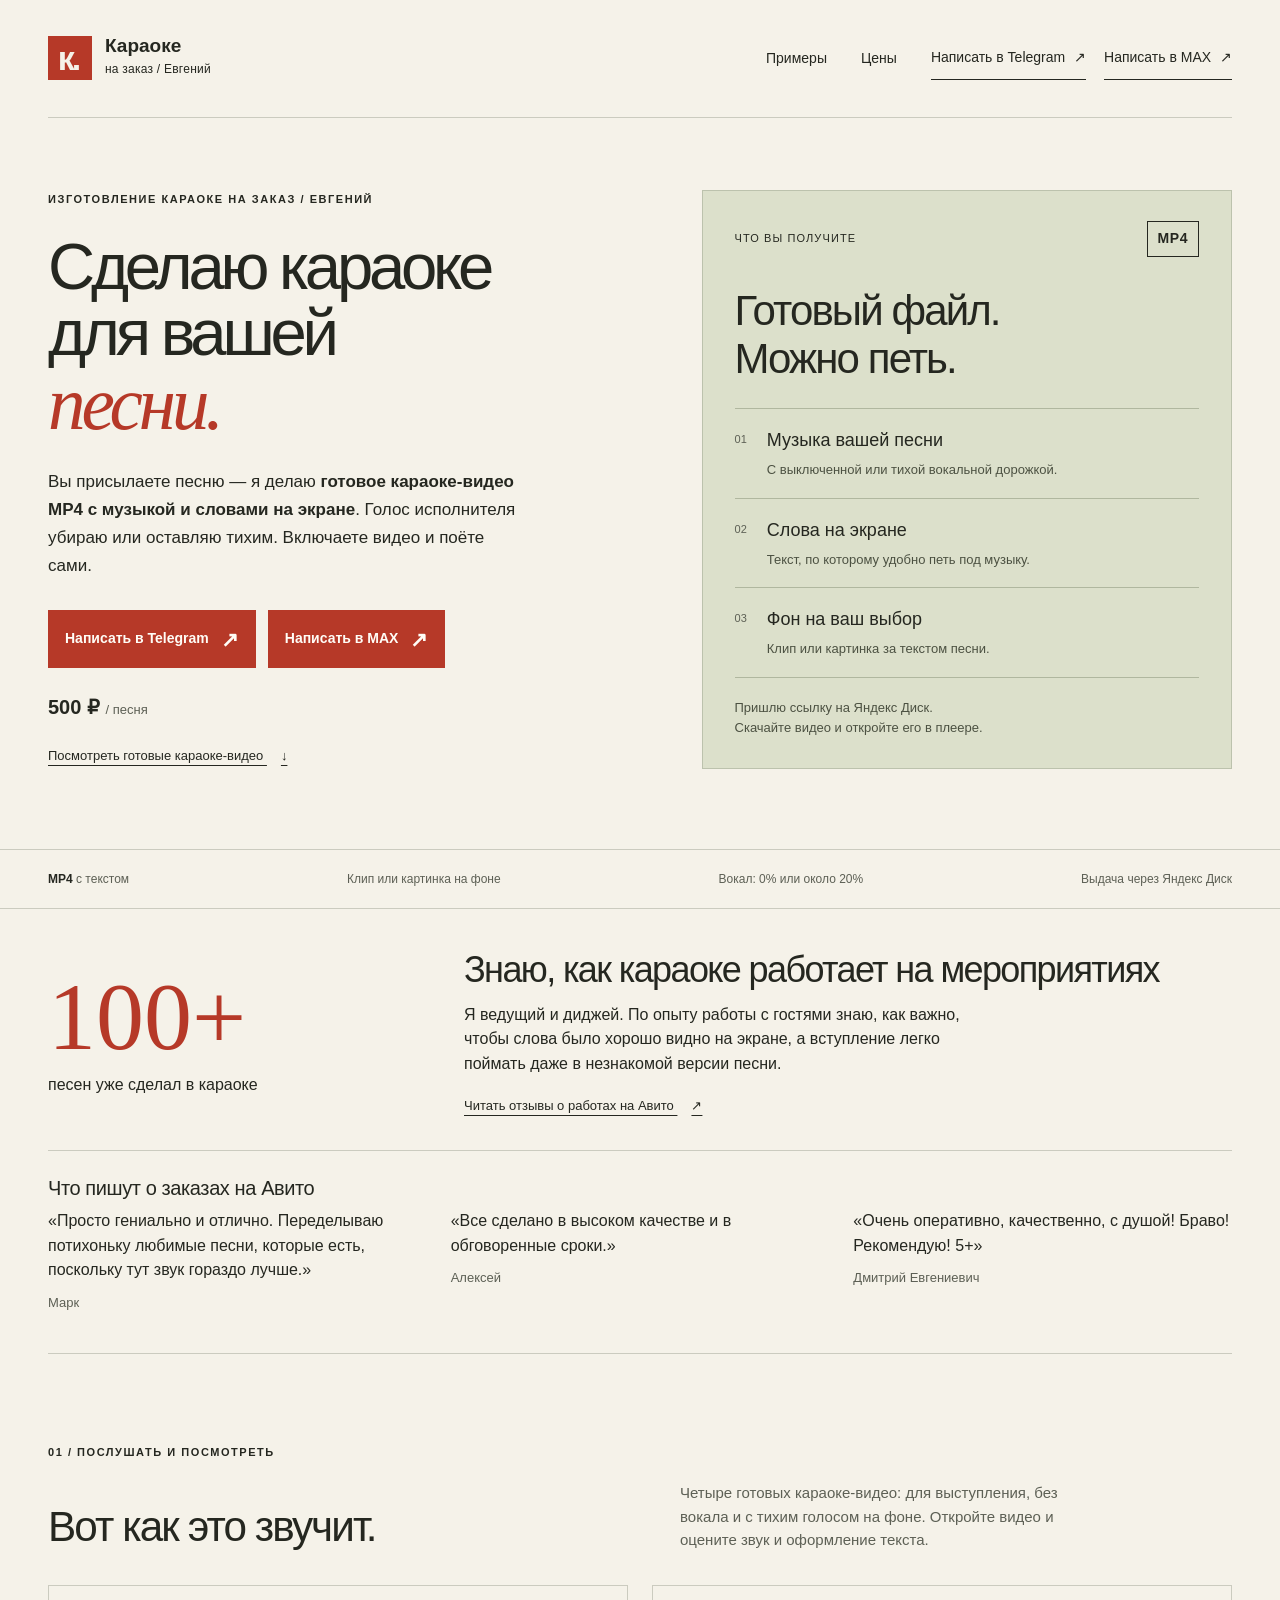
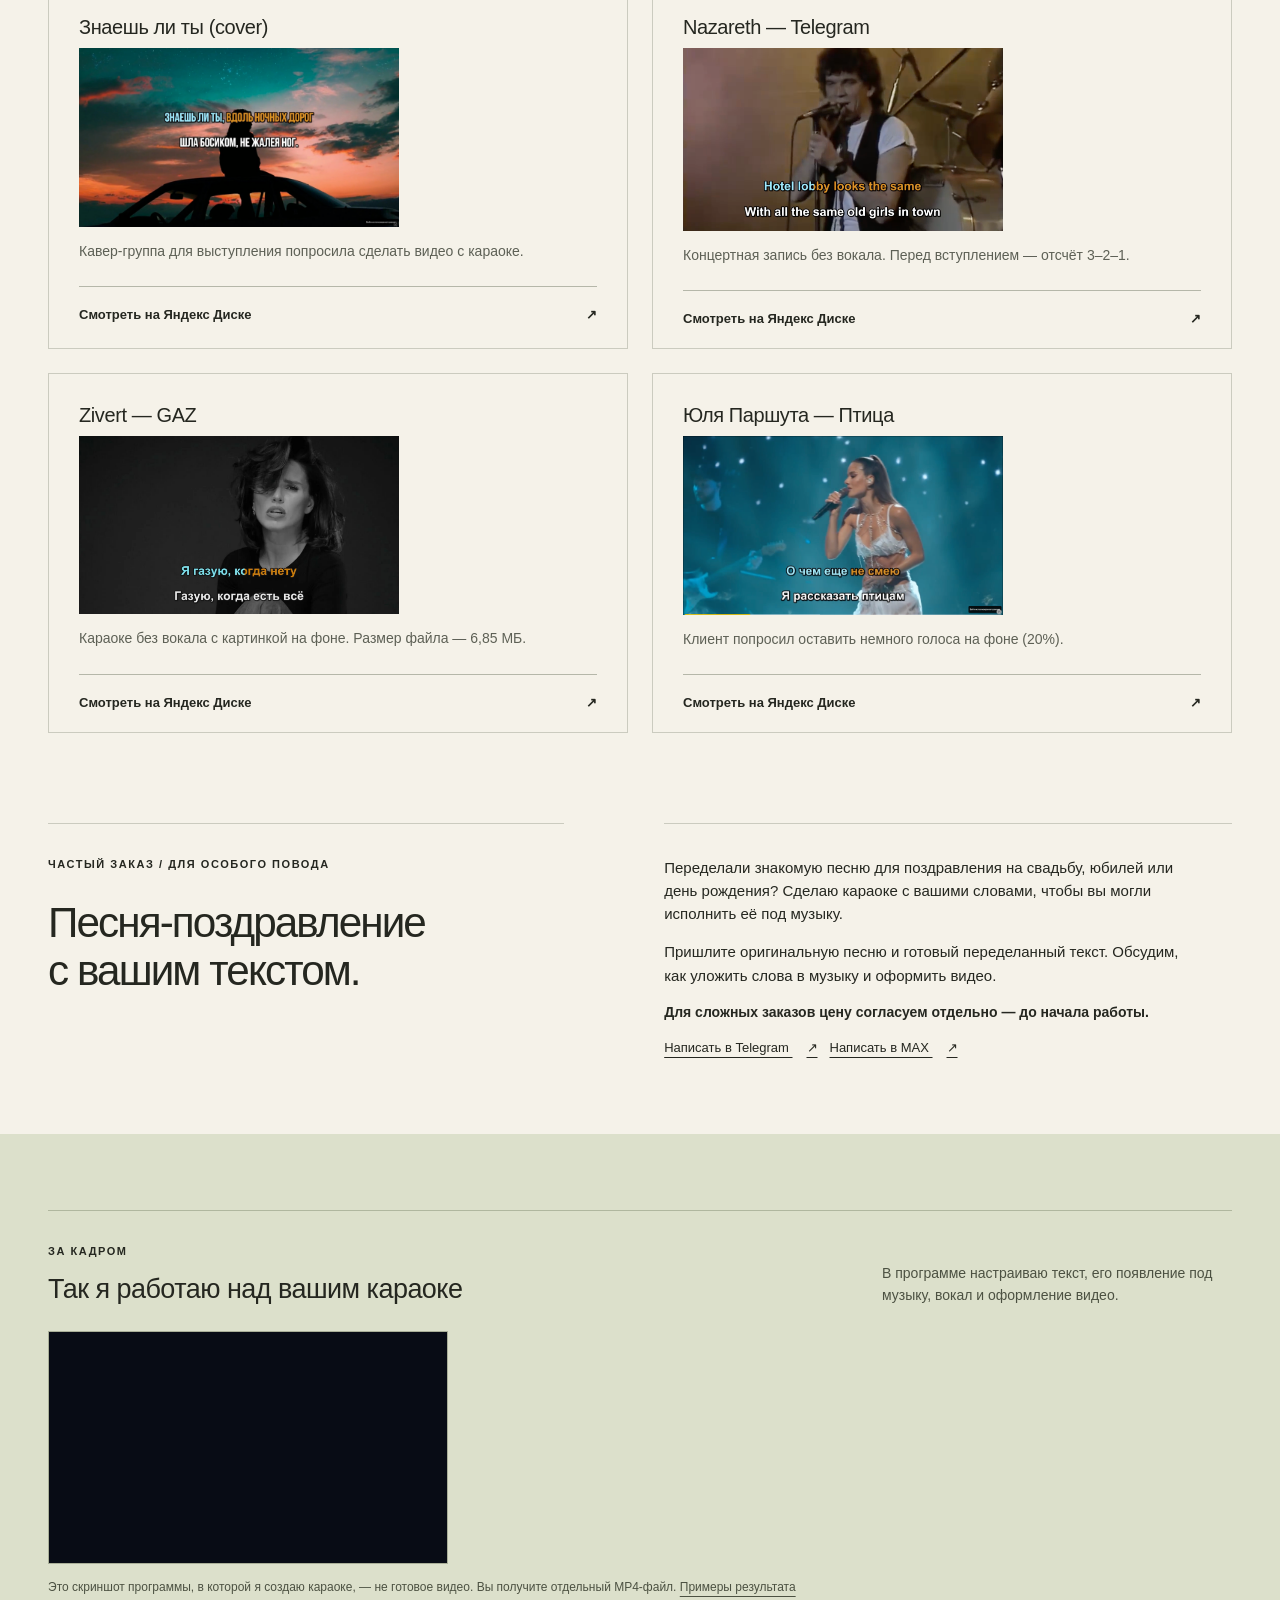
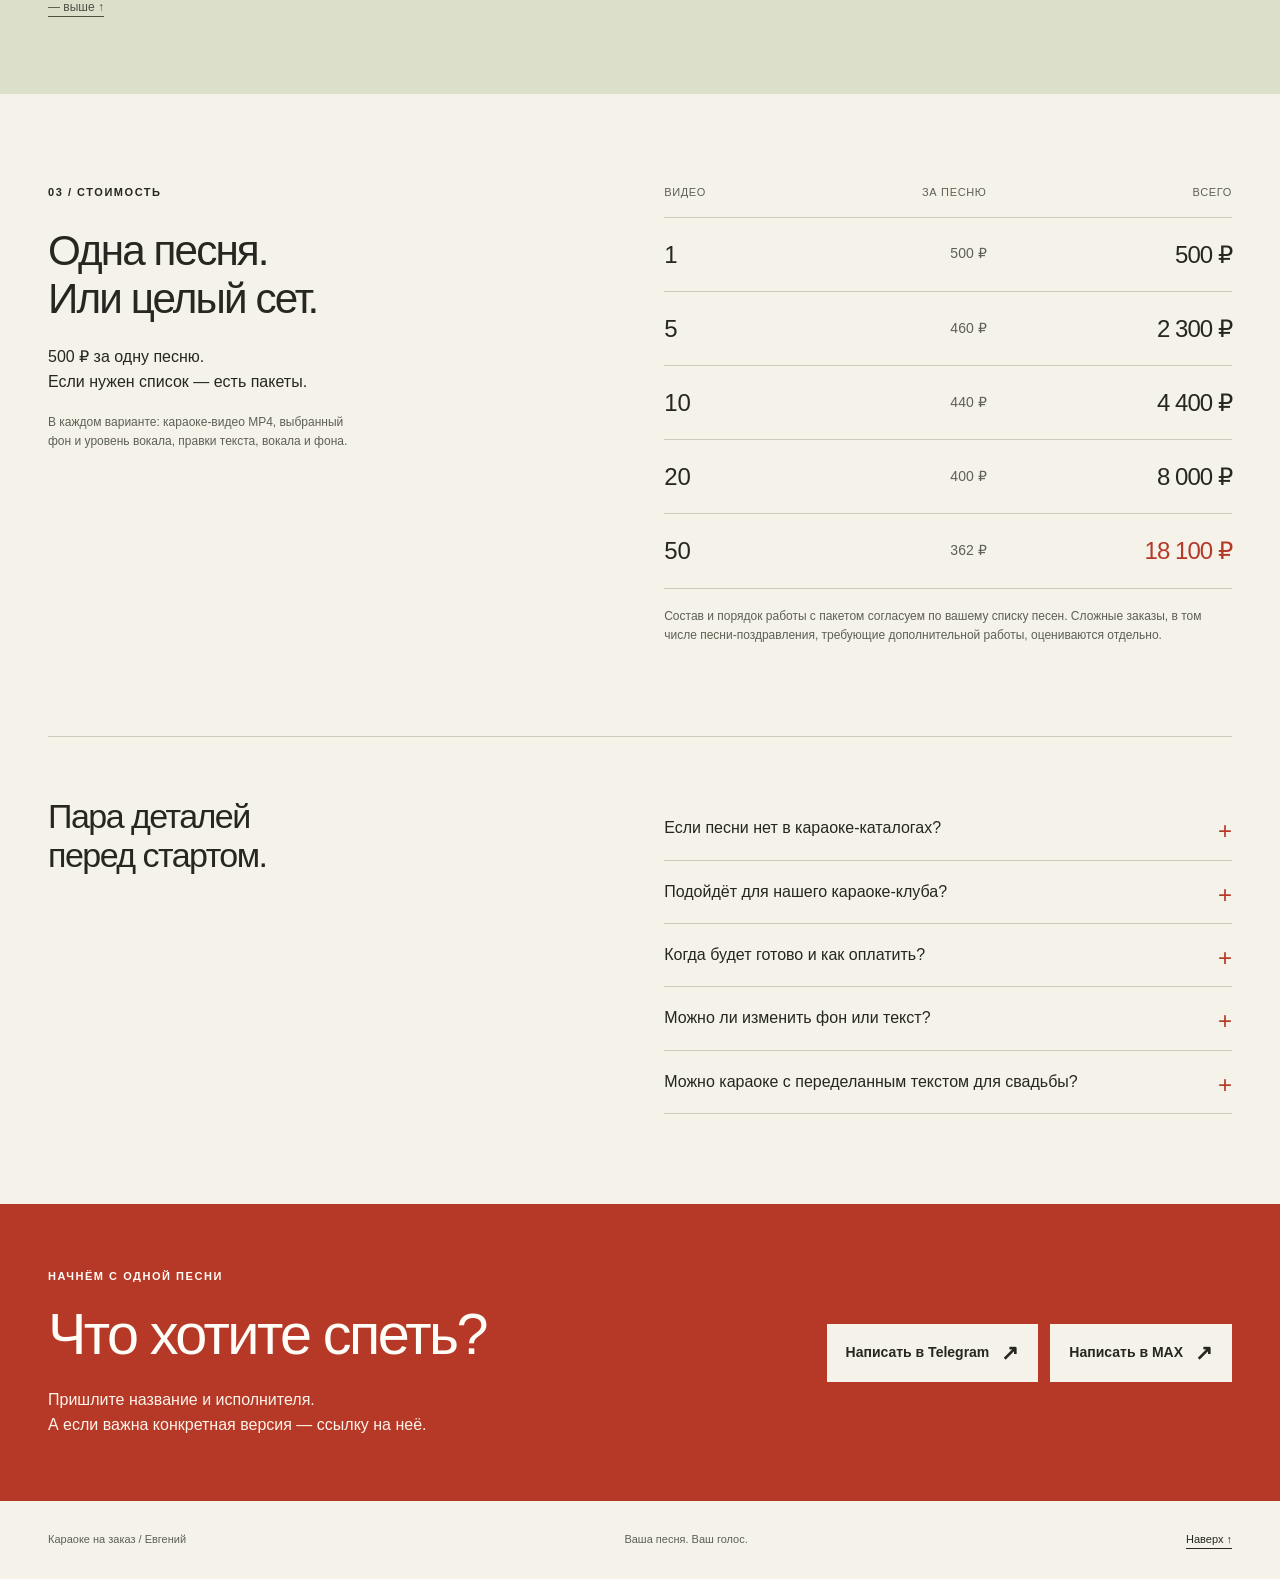
<file: index.html>
<!doctype html>
<html lang="ru">
<head>
  <meta charset="utf-8">
  <meta name="viewport" content="width=device-width, initial-scale=1">
  <meta name="theme-color" content="#f5f2e9">
  <title>Караоке на заказ — Евгений · 500 ₽ за песню</title>
  <meta name="description" content="Превращу выбранную песню в караоке: готовое видео MP4 с музыкой, словами на экране и фоном. 500 ₽ за песню. Караоке с вашим текстом для поздравлений; сложные заказы — по отдельной цене.">
  <meta property="og:title" content="Сделаю караоке для вашей песни — готовое видео MP4">
  <meta property="og:description" content="Вы присылаете песню — я делаю видео с музыкой и текстом, чтобы вы могли петь сами. 500 ₽ за песню; сложные заказы обсуждаем отдельно.">
  <meta property="og:type" content="website">
  <meta property="og:locale" content="ru_RU">
  <link rel="icon" href="./assets/favicon.svg" type="image/svg+xml">
  <link rel="stylesheet" href="./styles.css">
</head>
<body>
  <a class="skip-link" href="#main">Перейти к содержимому</a>
  <header class="header wrap">
    <a class="wordmark" href="#" aria-label="Караоке на заказ — в начало"><span class="brand-mark" aria-hidden="true">к.</span><span>Караоке<br><span class="wordmark-sub">на заказ / Евгений</span></span></a>
    <nav aria-label="Основная навигация">
      <a href="#examples">Примеры</a>
      <a href="#prices">Цены</a>
      <div class="messenger-links"><a class="nav-contact" href="https://t.me/ilnitskiii" target="_blank" rel="noopener noreferrer">Написать в Telegram <span aria-hidden="true">↗</span></a><a class="nav-contact" href="https://max.ru/u/f9LHodD0cOLaMcdxXhEf030jABH5WBhTNRILI3Cko5VQwpFG6lS5rqarchs" target="_blank" rel="noopener noreferrer">Написать в MAX <span aria-hidden="true">↗</span></a></div>
    </nav>
  </header>

  <main id="main">
    <section class="hero wrap" aria-labelledby="hero-title">
      <div class="hero-copy">
        <p class="eyebrow">Изготовление караоке на заказ / Евгений</p>
        <h1 id="hero-title">Сделаю караоке<br>для вашей<br><em>песни.</em></h1>
        <p class="intro">Вы присылаете песню — я делаю <strong>готовое караоке-видео MP4 с музыкой и словами на экране</strong>. Голос исполнителя убираю или оставляю тихим. Включаете видео и поёте сами.</p>
        <div class="hero-actions"><div class="messenger-links"><a class="button" href="https://t.me/ilnitskiii" target="_blank" rel="noopener noreferrer">Написать в Telegram <span aria-hidden="true">↗</span></a><a class="button" href="https://max.ru/u/f9LHodD0cOLaMcdxXhEf030jABH5WBhTNRILI3Cko5VQwpFG6lS5rqarchs" target="_blank" rel="noopener noreferrer">Написать в MAX <span aria-hidden="true">↗</span></a></div><span class="hero-price">500 ₽ <span>/ песня</span></span></div>
        <a class="text-link" href="#examples">Посмотреть готовые караоке-видео <span aria-hidden="true">↓</span></a>
      </div>
      <aside class="result-panel" aria-labelledby="result-title">
        <div class="result-label"><span>Что вы получите</span><span class="file-format">MP4</span></div>
        <h2 id="result-title">Готовый файл.<br>Можно петь.</h2>
        <ul class="result-list">
          <li><span aria-hidden="true">01</span><div><strong>Музыка вашей песни</strong><p>С выключенной или тихой вокальной дорожкой.</p></div></li>
          <li><span aria-hidden="true">02</span><div><strong>Слова на экране</strong><p>Текст, по которому удобно петь под музыку.</p></div></li>
          <li><span aria-hidden="true">03</span><div><strong>Фон на ваш выбор</strong><p>Клип или картинка за текстом песни.</p></div></li>
        </ul>
        <p class="result-delivery">Пришлю ссылку на Яндекс Диск.<br>Скачайте видео и откройте его в плеере.</p>
      </aside>
    </section>

    <div class="spec-strip"><div class="wrap specs"><span><b>MP4</b> с текстом</span><span>Клип или картинка на фоне</span><span>Вокал: 0% или около 20%</span><span>Выдача через Яндекс Диск</span></div></div>

    <section class="experience wrap" aria-labelledby="experience-title">
      <div class="experience-count"><strong>100+</strong><span>песен уже сделал в караоке</span></div>
      <div>
        <h2 id="experience-title">Знаю, как караоке работает на мероприятиях</h2>
        <p>Я ведущий и диджей. По опыту работы с гостями знаю, как важно, чтобы слова было хорошо видно на экране, а вступление легко поймать даже в незнакомой версии песни.</p>
        <a class="text-link" href="https://www.avito.ru/himki/audio_i_video/karaoke_na_zakaz_iz_lyuboy_pesni_video_mp4_7934997940#open-item-reviews-list" target="_blank" rel="noopener noreferrer">Читать отзывы о работах на Авито <span aria-hidden="true">↗</span></a>
      </div>
      <div class="reviews" aria-labelledby="reviews-title">
        <h3 id="reviews-title">Что пишут о заказах на Авито</h3>
        <div class="review-grid">
          <figure>
            <blockquote>«Просто гениально и отлично. Переделываю потихоньку любимые песни, которые есть, поскольку тут звук гораздо лучше.»</blockquote>
            <figcaption>Марк</figcaption>
          </figure>
          <figure>
            <blockquote>«Все сделано в высоком качестве и в обговоренные сроки.»</blockquote>
            <figcaption>Алексей</figcaption>
          </figure>
          <figure>
            <blockquote>«Очень оперативно, качественно, с душой! Браво! Рекомендую! 5+»</blockquote>
            <figcaption>Дмитрий Евгениевич</figcaption>
          </figure>
        </div>
      </div>
    </section>

    <section class="section wrap" id="examples" aria-labelledby="examples-title">
      <div class="section-heading"><p class="eyebrow">01 / Послушать и посмотреть</p><h2 id="examples-title">Вот как это звучит.</h2><p>Четыре готовых караоке-видео: для выступления, без вокала и с тихим голосом на фоне. Откройте видео и оцените звук и оформление текста.</p></div>
      <div class="examples">
        <a class="sample" href="https://disk.yandex.ru/i/VMzLzs2jF6RN7Q" target="_blank" rel="noopener noreferrer">
          <h3>Знаешь ли ты (cover)</h3>
          <img class="example-frame" src="./assets/znaesh-li-ty-cover.png" alt="Кадр караоке «Знаешь ли ты (cover)» с текстом на фоне заката" width="3410" height="1904" loading="lazy">
          <p>Кавер-группа для выступления попросила сделать видео с караоке.</p>
          <div class="sample-link">Смотреть на Яндекс Диске <span aria-hidden="true">↗</span></div>
        </a>
        <a class="sample" href="https://disk.yandex.ru/i/pmSlE8I81Ni-0A" target="_blank" rel="noopener noreferrer">
          <h3>Nazareth — Telegram</h3>
          <img class="example-frame" src="./assets/nazareth-telegram.png" alt="Кадр концертного караоке Nazareth с подсвеченными словами" width="2498" height="1426" loading="lazy">
          <p>Концертная запись без вокала. Перед вступлением — отсчёт 3–2–1.</p>
          <div class="sample-link">Смотреть на Яндекс Диске <span aria-hidden="true">↗</span></div>
        </a>
        <a class="sample" href="https://disk.yandex.ru/i/fBl9mcsULzZvpw" target="_blank" rel="noopener noreferrer">
          <h3>Zivert — GAZ</h3>
          <img class="example-frame" src="./assets/zivert-gaz.png" alt="Кадр готового караоке с подсвеченными словами" width="2532" height="1416" loading="lazy">
          <p>Караоке без вокала с картинкой на фоне. Размер файла — 6,85 МБ.</p>
          <div class="sample-link">Смотреть на Яндекс Диске <span aria-hidden="true">↗</span></div>
        </a>
        <a class="sample" href="https://disk.yandex.ru/d/M-vAey27POG7qA" target="_blank" rel="noopener noreferrer">
          <h3>Юля Паршута — Птица</h3>
          <img class="example-frame" src="./assets/yulia-parshuta-ptitsa.png" alt="Кадр караоке «Птица» с подсвеченными словами" width="3420" height="1916" loading="lazy">
          <p>Клиент попросил оставить немного голоса на фоне (20%).</p>
          <div class="sample-link">Смотреть на Яндекс Диске <span aria-hidden="true">↗</span></div>
        </a>
      </div>
    </section>

    <section class="occasion wrap" aria-labelledby="occasion-title">
      <div><p class="eyebrow">Частый заказ / Для особого повода</p><h2 id="occasion-title">Песня-поздравление<br>с вашим текстом.</h2></div>
      <div class="occasion-copy"><p>Переделали знакомую песню для поздравления на свадьбу, юбилей или день рождения? Сделаю караоке с вашими словами, чтобы вы могли исполнить её под музыку.</p><p>Пришлите оригинальную песню и готовый переделанный текст. Обсудим, как уложить слова в музыку и оформить видео.</p><p class="custom-price">Для сложных заказов цену согласуем отдельно — до начала работы.</p><div class="messenger-links"><a class="text-link" href="https://t.me/ilnitskiii" target="_blank" rel="noopener noreferrer">Написать в Telegram <span aria-hidden="true">↗</span></a><a class="text-link" href="https://max.ru/u/f9LHodD0cOLaMcdxXhEf030jABH5WBhTNRILI3Cko5VQwpFG6lS5rqarchs" target="_blank" rel="noopener noreferrer">Написать в MAX <span aria-hidden="true">↗</span></a></div></div>
    </section>

    <section class="work-section" aria-labelledby="workshop-title"><div class="wrap">
      <figure class="workshop">
        <div class="workshop-heading"><div><p class="eyebrow">За кадром</p><h3 id="workshop-title">Так я работаю над вашим караоке</h3></div><p>В программе настраиваю текст, его появление под музыку, вокал и оформление видео.</p></div>
        <a class="workshop-image" href="./assets/karaoke-gen-app.png" target="_blank" rel="noopener" aria-label="Открыть скриншот программы для создания караоке в полном размере, новая вкладка"><img src="./assets/karaoke-gen-app.png" alt="Рабочий экран Karaoke Gen: редактор текста песни, звуковая дорожка, тайминг слов и настройки вокала" width="3350" height="1946" loading="lazy" decoding="async"></a>
        <figcaption>Это скриншот программы, в которой я создаю караоке, — не готовое видео. Вы получите отдельный MP4-файл. <a href="#examples">Примеры результата — выше ↑</a></figcaption>
      </figure>
    </div></section>

    <section class="section wrap pricing" id="prices" aria-labelledby="prices-title">
      <div class="price-heading"><p class="eyebrow">03 / Стоимость</p><h2 id="prices-title">Одна песня.<br>Или целый сет.</h2><p>500 ₽ за одну песню.<br>Если нужен список — есть пакеты.</p><p class="note">В каждом варианте: караоке-видео MP4, выбранный фон и уровень вокала, правки текста, вокала и фона.</p></div>
      <div class="price-table-wrap"><table><caption class="sr-only">Цены на изготовление караоке</caption><thead><tr><th scope="col">Видео</th><th scope="col">За песню</th><th scope="col">Всего</th></tr></thead><tbody>
        <tr><th scope="row">1</th><td>500 ₽</td><td>500 ₽</td></tr>
        <tr><th scope="row">5</th><td>460 ₽</td><td>2 300 ₽</td></tr>
        <tr><th scope="row">10</th><td>440 ₽</td><td>4 400 ₽</td></tr>
        <tr><th scope="row">20</th><td>400 ₽</td><td>8 000 ₽</td></tr>
        <tr><th scope="row">50</th><td>362 ₽</td><td>18 100 ₽</td></tr>
      </tbody></table><p class="note">Состав и порядок работы с пакетом согласуем по вашему списку песен. Сложные заказы, в том числе песни-поздравления, требующие дополнительной работы, оцениваются отдельно.</p></div>
    </section>

    <section class="faq-section wrap" aria-labelledby="faq-title"><h2 id="faq-title">Пара деталей<br>перед стартом.</h2><div class="faq">
      <details><summary>Если песни нет в караоке-каталогах?</summary><p>Для этого и можно заказать отдельное видео. Пришлите нужную запись — проверю, можно ли сделать из неё караоке с подходящим качеством.</p></details>
      <details><summary>Подойдёт для нашего караоке-клуба?</summary><p>Результат — видео MP4. Возможность воспроизведения сторонних файлов зависит от вашей системы. Посмотрите пример на своём оборудовании и сообщите требования к видео до заказа.</p></details>
      <details><summary>Когда будет готово и как оплатить?</summary><p>Срок и способ оплаты согласуем в переписке после того, как посмотрю песню и объём заказа.</p></details>
      <details><summary>Можно ли изменить фон или текст?</summary><p>Да. Правки текста, фона и уровня вокала включены. Если нужна другая версия песни или несколько самостоятельных вариантов, обсудим их отдельно.</p></details>
      <details><summary>Можно караоке с переделанным текстом для свадьбы?</summary><p>Да. Пришлите исходную песню и готовый текст поздравления — сделаю караоке с вашими словами. Если нужно дополнительно подгонять текст под музыку или выполнять другую сложную работу, стоимость согласуем отдельно до начала заказа.</p></details>
    </div></section>

    <section class="contact" id="contact" aria-labelledby="contact-title"><div class="wrap contact-inner"><div><p class="eyebrow">Начнём с одной песни</p><h2 id="contact-title">Что хотите спеть?</h2><p>Пришлите название и исполнителя.<br>А если важна конкретная версия — ссылку на неё.</p></div><div class="contact-action"><div class="messenger-links"><a class="button button-light" href="https://t.me/ilnitskiii" target="_blank" rel="noopener noreferrer">Написать в Telegram <span aria-hidden="true">↗</span></a><a class="button button-light" href="https://max.ru/u/f9LHodD0cOLaMcdxXhEf030jABH5WBhTNRILI3Cko5VQwpFG6lS5rqarchs" target="_blank" rel="noopener noreferrer">Написать в MAX <span aria-hidden="true">↗</span></a></div></div></div></section>
  </main>
  <footer class="footer wrap"><span>Караоке на заказ / Евгений</span><span>Ваша песня. Ваш голос.</span><a href="#">Наверх ↑</a></footer>
</body>
</html>
</file>
<file: styles.css>
/* A small record workshop: paper, ink, vermilion. No external dependencies. */
:root{--paper:#f5f2e9;--ink:#252720;--muted:#5d6055;--red:#b63928;--line:#cbcbbf;--olive:#dce0cb;--white:#fffdf7}
*{box-sizing:border-box}
html{scroll-behavior:smooth;scroll-padding-top:32px}
body{margin:0;background:var(--paper);color:var(--ink);font-family:Arial,Helvetica,sans-serif;font-size:16px;line-height:1.55;-webkit-font-smoothing:antialiased}
a{color:inherit;text-underline-offset:5px}
a,button,summary{-webkit-tap-highlight-color:transparent}
a:focus-visible,summary:focus-visible{outline:3px solid var(--red);outline-offset:6px}
::selection{background:var(--olive);color:var(--ink)}
.wrap{width:min(1200px,calc(100% - 96px));margin-inline:auto}
.header{min-height:118px;display:flex;justify-content:space-between;align-items:center;border-bottom:1px solid var(--line);gap:24px}
.wordmark{display:flex;gap:13px;align-items:center;text-decoration:none;font-weight:700;line-height:1.1;font-size:19px}
.brand-mark{display:grid;place-items:center;width:44px;height:44px;background:var(--red);color:var(--paper);font-size:34px;letter-spacing:-3px;padding-right:4px}
.wordmark-sub{font-size:12px;line-height:1.8;font-weight:400;letter-spacing:.02em}
nav{display:flex;align-items:center;gap:34px;font-size:14px}
nav a{text-decoration:none;padding:10px 0}
nav a:hover,.text-link:hover{color:var(--red)}
.nav-contact{border-bottom:1px solid var(--ink)}
.nav-contact span{margin-left:18px}
.hero{padding-block:72px 80px;display:grid;grid-template-columns:1.1fr 1fr;gap:70px;align-items:center}
.eyebrow{margin:0 0 26px;font-size:11px;text-transform:uppercase;letter-spacing:.14em;font-weight:700}
h1,h2,h3,p{margin-top:0}
h1{font-size:clamp(48px,5.1vw,70px);font-weight:500;line-height:1.01;letter-spacing:-.065em;margin-bottom:26px}
h1 em{font-family:Georgia,'Times New Roman',serif;font-size:1.15em;font-weight:400;letter-spacing:-.055em;color:var(--red)}
.intro{font-size:17px;max-width:475px;line-height:1.65;margin-bottom:30px}
.hero-actions{display:flex;gap:24px;align-items:center;margin-bottom:20px;flex-wrap:wrap}
.button{display:inline-flex;align-items:center;justify-content:space-between;gap:30px;background:var(--red);color:var(--white);padding:17px 22px;text-decoration:none;font-size:14px;font-weight:700;border:1px solid transparent;transition:background .18s}
.button:hover{background:#942d20}
.button span{font-size:21px;line-height:1}
.hero-price{font-weight:700;font-size:20px;white-space:nowrap}
.hero-price span{font-size:13px;font-weight:400;color:var(--muted)}
.text-link{font-size:13px}
.text-link span{margin-left:14px}
/* The hero describes the delivered file, not the editing software. */
.result-panel{background:var(--olive);padding:30px 32px;border:1px solid #bcc2ad}
.result-label{display:flex;align-items:center;justify-content:space-between;gap:16px;margin-bottom:30px;font-size:11px;text-transform:uppercase;letter-spacing:.1em}
.file-format{border:1px solid var(--ink);padding:6px 10px;font-size:14px;font-weight:700;letter-spacing:.04em}
.result-panel h2{font-size:42px;margin-bottom:26px}
.result-list{list-style:none;padding:0;margin:0}
.result-list li{display:flex;gap:20px;padding:18px 0;border-top:1px solid #b0b79f}
.result-list li>span{font-size:11px;color:var(--muted);padding-top:4px}
.result-list strong{font-size:18px;font-weight:500}
.result-list p{font-size:13px;line-height:1.5;margin:5px 0 0;color:#4c5142}
.result-delivery{border-top:1px solid #b0b79f;padding-top:20px;margin:0;font-size:13px;color:#4c5142}
.occasion{display:grid;grid-template-columns:1fr 1.1fr;gap:100px;padding-block:0 76px}
.occasion>div{border-top:1px solid var(--line);padding-top:32px}
.occasion-copy p{font-size:15px;max-width:530px}
.occasion-copy .custom-price{font-weight:700;font-size:14px}
.workshop{grid-column:1/-1;margin:0;border-top:1px solid #b0b79f;padding-top:32px}
.workshop-heading{display:flex;justify-content:space-between;align-items:end;gap:40px;margin-bottom:24px}
.workshop-heading .eyebrow{margin-bottom:12px}
.workshop-heading h3{font-size:27px;margin-bottom:0}
.workshop-heading>p{max-width:350px;font-size:14px;color:#4c5142;margin:0}
.workshop-image{display:block;border:1px solid #a9af98;background:#080c15}
.workshop img{display:block;width:100%;height:auto}
.workshop figcaption{font-size:12px;color:#4c5142;margin-top:14px;max-width:760px;line-height:1.65}
.spec-strip{border-top:1px solid var(--line);border-bottom:1px solid var(--line)}
.specs{display:flex;justify-content:space-between;gap:24px;padding-block:20px;font-size:12px;color:var(--muted)}
.specs b{color:var(--ink)}
.section{padding-block:90px}
.section-heading{display:grid;grid-template-columns:1fr 1fr;column-gap:80px;align-items:end;margin-bottom:34px}
.section-heading .eyebrow{grid-column:1/-1;margin-bottom:20px}
h2{font-size:clamp(34px,3.3vw,46px);font-weight:500;letter-spacing:-.045em;line-height:1.14;margin-bottom:22px}
.section-heading h2{margin-bottom:0}
.section-heading>p:last-child{max-width:390px;margin-bottom:0;color:var(--muted);font-size:15px}
.examples{display:grid;grid-template-columns:1fr 1fr;gap:24px}
.sample{display:block;padding:28px 30px 0;text-decoration:none;border:1px solid var(--line);transition:border-color .18s}
.sample:hover{border-color:var(--red)}
.sample-zero{background:#e8e8de}
.sample-twenty{background:#e8dece}
.sample-top{display:flex;justify-content:space-between;align-items:center;font-size:10px;letter-spacing:.11em}
.sample-top>span:last-child{font-size:25px}
.sample-number{font-family:Georgia,'Times New Roman',serif;font-size:104px;line-height:1.2;letter-spacing:-.07em;padding:18px 0 22px}
.sample-number>span{font-size:44px;margin-left:6px}
.sample-number>small{font-family:Arial,Helvetica,sans-serif;font-size:38px;margin-right:6px;vertical-align:middle}
h3{font-size:20px;font-weight:500;line-height:1.3;letter-spacing:-.02em;margin-bottom:8px}
.sample p{font-size:14px;color:var(--muted);margin-bottom:24px}
.sample-link{display:flex;justify-content:space-between;border-top:1px solid #b5b7a9;padding:18px 0;font-size:13px;font-weight:700;gap:16px}
.note{font-size:12px;color:var(--muted);line-height:1.65;margin:18px 0 0;max-width:780px}
.work-section{background:var(--olive);padding-block:76px}
.work-grid{display:grid;grid-template-columns:1fr 1.1fr;gap:100px}
.work-intro{font-size:15px;max-width:350px;color:#4c5142;margin-bottom:16px}
.steps{list-style:none;padding:0;margin:0}
.steps li{display:flex;gap:24px;border-top:1px solid #b0b79f;padding:24px 0}
.steps li:first-child{padding-top:0;border-top:0}
.steps li:last-child{padding-bottom:0}
.step-number{font-size:12px;color:var(--muted);padding-top:4px}
.steps h3{font-size:21px}
.steps p{font-size:14px;line-height:1.7;color:#4c5142;margin:0}
.pricing{display:grid;grid-template-columns:1fr 1.1fr;gap:100px}
.price-heading>p:not(.eyebrow):not(.note){font-size:16px}
.price-heading .note{max-width:300px}
table{border-collapse:collapse;width:100%;font-variant-numeric:tabular-nums}
th,td{padding:18px 12px;border-bottom:1px solid var(--line);text-align:right;white-space:nowrap}
thead th{font-size:11px;font-weight:400;text-transform:uppercase;letter-spacing:.06em;color:var(--muted);padding-top:0;padding-bottom:16px}
th:first-child{text-align:left;padding-left:0}
td:last-child,th:last-child{padding-right:0}
tbody th{font-size:24px;font-weight:400}
tbody td:nth-child(2){font-size:14px;color:var(--muted)}
tbody td:last-child{font-size:24px;letter-spacing:-.04em}
tbody tr:last-child td:last-child{color:var(--red)}
.faq-section{border-top:1px solid var(--line);display:grid;grid-template-columns:1fr 1.1fr;gap:100px;padding-block:60px 90px}
.faq-section h2{font-size:34px}
details{border-bottom:1px solid var(--line)}
summary{list-style:none;cursor:pointer;padding:20px 30px 20px 0;position:relative;font-size:16px;line-height:1.4}
summary::-webkit-details-marker{display:none}
summary::after{content:'+';position:absolute;right:0;top:17px;font-size:24px;color:var(--red)}
details[open] summary::after{content:'−'}
details p{font-size:14px;line-height:1.7;color:var(--muted);margin-bottom:24px;padding-right:20px}
.contact{background:var(--red);color:var(--white);padding-block:64px}
.contact-inner{display:flex;justify-content:space-between;align-items:center;gap:44px}
.contact .eyebrow{margin-bottom:17px}
.contact h2{font-size:clamp(38px,4.5vw,62px);margin-bottom:20px}
.contact p:last-child{font-size:16px;margin:0;color:#fff2e8}
.contact-action{display:flex;flex-direction:column;gap:16px;min-width:260px}
.button-light{background:var(--paper);color:var(--ink)}
.button-light:hover{background:#e4decf}
.contact-handle{font-size:13px;text-align:center}
.contact a:focus-visible{outline-color:var(--white)}
.footer{display:flex;justify-content:space-between;gap:24px;padding-block:30px;color:var(--muted);font-size:11px}
.footer a{color:var(--ink)}
.skip-link{position:absolute;left:16px;top:-100px;z-index:10;background:var(--ink);color:var(--paper);padding:12px}
.skip-link:focus{top:16px}
.sr-only{position:absolute;width:1px;height:1px;padding:0;margin:-1px;overflow:hidden;clip:rect(0,0,0,0);white-space:nowrap;border:0}
@media(min-width:1500px){.hero{padding-block:90px}}
@media(max-width:1050px){.wrap{width:calc(100% - 64px)}.hero{gap:44px}.work-grid,.pricing,.faq-section,.occasion{gap:50px}.hero-actions{gap:18px}.hero-price{font-size:18px}.specs{flex-wrap:wrap;justify-content:start;gap:12px 32px}}
@media(max-width:760px){.wrap{width:calc(100% - 40px)}.header{min-height:92px;gap:16px}nav{gap:20px;font-size:12px}.nav-contact{display:none}.wordmark{font-size:16px}.wordmark-sub{font-size:10px}.brand-mark{width:36px;height:36px;font-size:29px}.hero{grid-template-columns:1fr;gap:44px;padding-block:42px 50px}.hero-copy{max-width:520px}h1{font-size:clamp(39px,8.7vw,64px)}.eyebrow{font-size:10px;margin-bottom:22px}.intro{font-size:16px}.result-panel{padding:24px}.result-panel h2{font-size:36px}.result-label{margin-bottom:22px}.occasion{grid-template-columns:1fr;gap:0;padding-bottom:50px}.occasion>div{padding-top:24px}.occasion-copy{border-top:0!important}.workshop-heading{flex-direction:column;align-items:start;gap:16px}.workshop-heading>p{max-width:none}.workshop-heading h3{font-size:25px}.specs{display:grid;grid-template-columns:1fr 1fr;font-size:11px;gap:12px 20px}.section{padding-block:56px}.section-heading{grid-template-columns:1fr;gap:18px}.section-heading .eyebrow{margin:0}.section-heading>p:last-child{max-width:none;font-size:14px}.examples{gap:14px}.sample{padding:18px 18px 0}.sample-number{font-size:80px}.sample-number>span{font-size:32px}.sample-number>small{font-size:28px}.sample h3{font-size:18px}.sample p{font-size:12px}.sample-link{font-size:11px}.sample-top{font-size:9px}.work-section{padding-block:50px}.work-grid,.pricing,.faq-section{grid-template-columns:1fr;gap:32px}.work-intro{max-width:500px}.steps li:first-child{border-top:1px solid #b0b79f;padding-top:24px}.price-heading .note{max-width:500px}.faq-section{padding-block:42px 56px;gap:12px}.faq-section h2{font-size:30px}.contact{padding-block:48px}.contact-inner{align-items:start;flex-direction:column;gap:28px}.contact-action{width:100%;max-width:340px}.footer{flex-wrap:wrap;font-size:10px;gap:16px}.footer span:nth-child(2){display:none}.footer a{margin-left:auto}}
@media(max-width:420px){.examples{grid-template-columns:1fr;gap:18px}.sample{padding:22px 24px 0}.sample-number{font-size:88px;padding:10px 0 16px}.sample h3{font-size:21px}.sample p{font-size:14px}.sample-link{font-size:12px}.hero-actions{gap:16px}.button{padding:16px 18px;gap:20px;font-size:13px}.hero-price{font-size:18px}.hero-price span{font-size:11px}nav{gap:16px}th,td{padding-inline:8px}tbody td:last-child{font-size:22px}}
@media(prefers-reduced-motion:reduce){html{scroll-behavior:auto}*{transition:none!important}}


.workshop-image {
  max-width: 400px;
}

.example-frame {
  display: block;
  width: 100%;
  max-width: 320px;
  height: auto;
  margin-bottom: 14px;
}

.experience {
  display: grid;
  grid-template-columns: minmax(0, 1fr) minmax(0, 2fr);
  align-items: center;
  gap: 32px;
  padding-block: 40px;
  border-bottom: 1px solid var(--line);
}

.experience-count strong {
  display: block;
  color: var(--red);
  font: 400 clamp(56px, 8vw, 96px)/1 Georgia, serif;
}

.experience-count span {
  display: block;
  margin-top: 8px;
}

.experience h2 {
  font-size: clamp(25px, 3vw, 36px);
  margin-bottom: 12px;
}

.experience p {
  max-width: 58ch;
}

@media (max-width: 600px) {
  .experience {
    grid-template-columns: 1fr;
    gap: 20px;
  }
}

.reviews {
  grid-column: 1 / -1;
  padding-top: 24px;
  border-top: 1px solid var(--line);
}

.review-grid {
  display: grid;
  grid-template-columns: repeat(3, minmax(0, 1fr));
  gap: 24px;
}

.review-grid figure {
  margin: 0;
}

.review-grid blockquote {
  margin: 0 0 10px;
}

.review-grid figcaption {
  color: var(--muted);
  font-size: 13px;
}

@media (max-width: 760px) {
  .review-grid {
    grid-template-columns: 1fr;
    gap: 20px;
  }
}

/* Every order link offers both messengers. */
.messenger-links{display:flex;align-items:center;gap:12px;flex-wrap:wrap}
.messenger-links>a{white-space:nowrap}
.hero-actions .messenger-links{width:100%}
.hero-actions .messenger-links .button{gap:12px;padding-inline:16px}
.contact-action{min-width:0}
.contact-action .messenger-links .button{gap:12px;padding-inline:18px}
nav .messenger-links{gap:18px}
nav .nav-contact span{margin-left:5px}
@media(max-width:1050px){.header{flex-wrap:wrap;padding-block:20px}nav{flex-wrap:wrap;gap:20px}.contact-inner{flex-wrap:wrap}}
@media(max-width:760px){.header nav{width:100%;justify-content:space-between}.header nav .messenger-links{width:100%;gap:18px}.header .nav-contact{display:inline-flex;align-items:center;gap:6px}.contact-action{max-width:none}.messenger-links{gap:10px}.messenger-links .button{gap:8px;padding:14px 10px;font-size:12px}.hero-actions .messenger-links .button,.contact-action .messenger-links .button{padding-inline:10px;gap:8px}}
</file>
